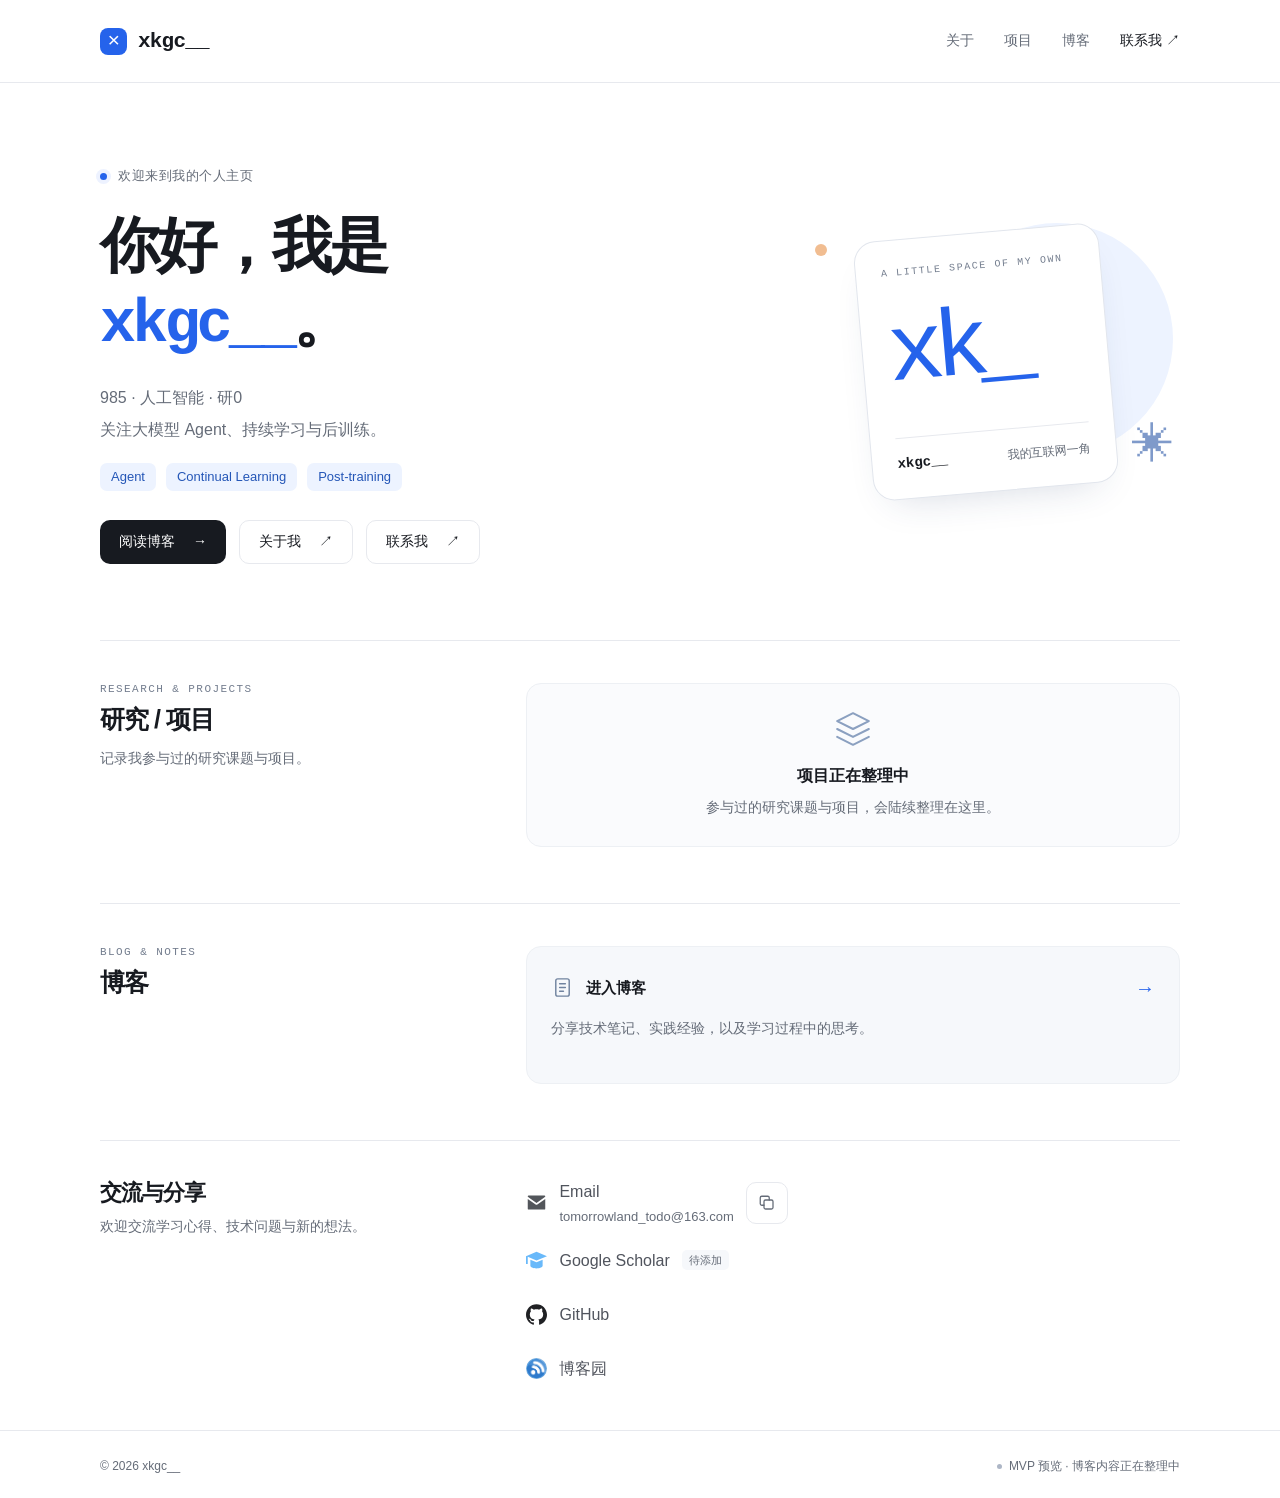
<file: index.html>
<!doctype html>
<html lang="zh-CN">
  <head>
    <meta charset="utf-8">
    <meta name="viewport" content="width=device-width, initial-scale=1">
    <meta name="description" content="xkgc__ 的个人主页：研0，记录技术学习、实践与思考。">
    <meta name="theme-color" content="#ffffff">
    <title>xkgc__ · 个人主页</title>
    <link rel="icon" href="data:image/svg+xml,%3Csvg xmlns='http://www.w3.org/2000/svg' viewBox='0 0 64 64'%3E%3Crect width='64' height='64' rx='18' fill='%232563eb'/%3E%3Cpath d='m20 20 24 24m0-24L20 44' stroke='white' stroke-width='7' stroke-linecap='round'/%3E%3C/svg%3E">
    <style>
      :root {
        color-scheme: light;
        --ink: #171a20;
        --muted: #656c78;
        --line: #e7e9ee;
        --blue: #2563eb;
        --wash: #f6f8fb;
      }
      * { box-sizing: border-box; }
      [hidden] { display: none !important; }
      html { scroll-behavior: smooth; scroll-padding-top: 24px; }
      body {
        margin: 0;
        color: var(--ink);
        background: #fff;
        font-family: -apple-system, BlinkMacSystemFont, "Segoe UI", "PingFang SC", "Microsoft YaHei", sans-serif;
        line-height: 1.7;
        -webkit-font-smoothing: antialiased;
      }
      ::selection { background: #e1eaff; }
      a { color: inherit; text-decoration: none; }
      button { font: inherit; }
      a, button { -webkit-tap-highlight-color: transparent; }
      a:focus-visible, button:focus-visible { outline: 3px solid #8fb2ff; outline-offset: 5px; }
      svg { display: block; }
      .container { width: min(1080px, calc(100% - 64px)); margin-inline: auto; }
      .skip-link { position: absolute; left: 20px; top: -80px; z-index: 5; padding: 10px 16px; background: var(--ink); color: #fff; }
      .skip-link:focus { top: 12px; }
      .header { border-bottom: 1px solid var(--line); }
      .header-inner { min-height: 82px; display: flex; align-items: center; justify-content: space-between; gap: 24px; }
      .brand { display: inline-flex; align-items: center; gap: 11px; font: 700 21px ui-monospace, Consolas, monospace; letter-spacing: -.8px; }
      .brand-mark { width: 27px; height: 27px; display: grid; place-items: center; background: var(--blue); border-radius: 8px; color: #fff; font-size: 21px; font-weight: 400; }
      .navigation { display: flex; align-items: center; gap: 30px; font-size: 14px; color: var(--muted); }
      .navigation a { padding-block: 12px; transition: color .16s ease; }
      .navigation a:hover { color: var(--blue); }
      .navigation .nav-contact { color: var(--ink); }
      .hero { display: grid; grid-template-columns: 1.6fr 1fr; align-items: center; gap: 70px; padding-block: 78px 76px; }
      .eyebrow { display: inline-flex; align-items: center; gap: 8px; color: var(--muted); font-size: 13px; letter-spacing: .04em; }
      .status-dot { width: 7px; height: 7px; background: var(--blue); border-radius: 50%; box-shadow: 0 0 0 4px #edf2ff; margin-right: 3px; }
      h1 { margin: 21px 0 20px; font-size: clamp(40px, 4.7vw, 62px); line-height: 1.24; letter-spacing: -.045em; font-weight: 750; }
      h1 span { color: var(--blue); font-family: ui-monospace, Consolas, monospace; letter-spacing: -.065em; }
      .intro { max-width: 440px; color: var(--muted); font-size: 16px; margin: 0; line-height: 1.95; }
      .hero-tags { display: flex; flex-wrap: wrap; gap: 10px; margin-top: 18px; }
      .tag-chip { padding: 3px 11px; background: #edf3ff; color: #2456b7; border-radius: 7px; font-size: 13px; }
      .hero-actions { display: flex; flex-wrap: wrap; align-items: center; gap: 13px; margin-top: 29px; }
      .button { display: inline-flex; justify-content: center; align-items: center; gap: 18px; min-height: 44px; padding: 9px 19px; border-radius: 10px; font-size: 14px; font-weight: 550; transition: background .16s ease, transform .16s ease; }
      .button:hover { transform: translateY(-2px); }
      .button-primary { color: white; background: var(--ink); }
      .button-primary:hover { background: #303744; }
      .button-secondary { border: 1px solid var(--line); background: white; }
      .button-secondary:hover { background: var(--wash); }
      .identity-scene { position: relative; min-height: 288px; display: grid; place-items: center; isolation: isolate; }
      .identity-scene::before { content: ""; position: absolute; width: 232px; height: 232px; border-radius: 50%; background: #edf3ff; right: 7px; top: 5px; z-index: -2; }
      .identity-scene::after { content: ""; position: absolute; width: 12px; height: 12px; background: #f1bd91; border-radius: 50%; left: 23px; top: 26px; }
      .identity-card { width: 246px; padding: 27px 25px 22px; background: #fff; border: 1px solid #e2e6ed; border-radius: 22px; transform: rotate(-5deg); box-shadow: 0 18px 40px -22px #243c6838; }
      .card-label { font: 10px ui-monospace, Consolas, monospace; color: #737d8e; letter-spacing: .16em; }
      .monogram { font: 500 95px ui-monospace, Consolas, monospace; color: var(--blue); letter-spacing: -.12em; line-height: 1.35; padding: 12px 0 19px; }
      .identity-caption { border-top: 1px solid var(--line); padding-top: 14px; display: flex; justify-content: space-between; align-items: center; font-size: 12px; color: var(--muted); }
      .identity-caption strong { color: var(--ink); font-family: ui-monospace, Consolas, monospace; font-size: 14px; }
      .little-star { position: absolute; right: 6px; bottom: 25px; color: #7f9aca; font-size: 42px; font-family: Georgia, serif; }
      .blog-section { display: grid; grid-template-columns: 1fr 1.7fr; align-items: start; gap: 42px; padding-block: 42px 56px; border-top: 1px solid var(--line); }
      .section-kicker { margin: 0 0 7px; color: #737d8e; font: 11px ui-monospace, Consolas, monospace; letter-spacing: .13em; }
      h2 { margin: 0; font-size: 25px; line-height: 1.4; letter-spacing: -.04em; }
      .blog-entry { display: block; min-height: 138px; background: var(--wash); border: 1px solid #edf0f4; border-radius: 15px; padding: 24px; transition: background .16s ease, border-color .16s ease; }
      .blog-entry:hover { background: #f0f5ff; border-color: #c9d9fb; }
      .blog-entry-top { display: flex; align-items: center; gap: 12px; margin-bottom: 11px; }
      .blog-entry-icon { color: #70839f; }
      .blog-entry-arrow { margin-left: auto; color: var(--blue); font-size: 20px; }
      h3 { margin: 0; font-size: 15px; font-weight: 600; }
      .blog-entry p { margin: 0; color: var(--muted); font-size: 14px; line-height: 1.85; }
      .projects-section { display: grid; grid-template-columns: 1fr 1.7fr; align-items: start; gap: 42px; padding-block: 42px 56px; border-top: 1px solid var(--line); }
      .projects-intro { margin: 10px 0 0; color: var(--muted); font-size: 14px; }
      .project-list { list-style: none; margin: 0; padding: 0; display: grid; gap: 14px; }
      .project-card { background: var(--wash); border: 1px solid #edf0f4; border-radius: 15px; padding: 22px 24px; transition: background .16s ease, border-color .16s ease; }
      .project-card:hover { background: #f0f5ff; border-color: #c9d9fb; }
      .project-top { display: flex; align-items: center; gap: 10px; margin-bottom: 11px; }
      .project-type { padding: 2px 8px; background: #edf3ff; color: #2456b7; border-radius: 5px; font-size: 12px; }
      .project-status { padding: 1px 8px; background: #fff; border: 1px solid var(--line); border-radius: 5px; color: var(--muted); font-size: 11px; }
      .project-link { margin-left: auto; color: var(--blue); font-size: 13px; }
      .project-link:hover { text-decoration: underline; }
      .project-title { margin: 0; font-size: 17px; font-weight: 600; line-height: 1.5; overflow-wrap: anywhere; }
      .project-summary { margin: 7px 0 0; color: var(--muted); font-size: 14px; line-height: 1.85; }
      .project-tags { display: flex; flex-wrap: wrap; gap: 10px; margin-top: 12px; color: #737d8e; font-size: 12px; overflow-wrap: anywhere; }
      .project-empty { min-height: 150px; padding: 26px 22px; border: 1px solid #edf0f4; border-radius: 15px; background: #fafbfd; text-align: center; display: flex; flex-direction: column; align-items: center; justify-content: center; }
      .project-empty-icon { color: #8ba0c0; margin-bottom: 14px; }
      .project-empty h3 { font-size: 16px; margin: 0 0 7px; }
      .project-empty p { color: var(--muted); font-size: 14px; margin: 0; }
      .contact { border-top: 1px solid var(--line); padding-block: 37px 40px; display: grid; grid-template-columns: 1fr 1.7fr; align-items: start; gap: 42px; }
      .contact h2 { font-size: 22px; margin-bottom: 6px; }
      .contact p { margin: 0; font-size: 14px; color: var(--muted); }
      .contact-list { list-style: none; margin: 0; padding: 0; display: grid; gap: 10px; min-width: 0; }
      .contact-row { display: flex; align-items: center; gap: 12px; min-height: 44px; }
      .contact-link { display: inline-flex; align-items: center; gap: 12px; min-height: 44px; min-width: 0; color: #50545d; font-size: 16px; border-radius: 4px; }
      a.contact-link:hover { color: var(--blue); }
      .contact-icon { width: 21px; height: 21px; flex: 0 0 21px; }
      .email-icon { color: #53565b; }
      .scholar-icon { color: #69b9fa; }
      .github-icon { color: #202124; }
      .cnblogs-icon { object-fit: cover; border-radius: 50%; }
      .contact-text { display: grid; gap: 1px; min-width: 0; }
      .contact-detail { color: var(--muted); font-size: 13px; overflow-wrap: anywhere; }
      .contact-pending { flex-wrap: wrap; column-gap: 12px; row-gap: 3px; }
      .link-status { color: var(--muted); font-size: 11px; padding: 1px 7px; border-radius: 5px; background: var(--wash); white-space: nowrap; }
      .copy-button { flex-shrink: 0; width: 42px; height: 42px; display: grid; place-items: center; border: 1px solid var(--line); border-radius: 10px; background: white; color: var(--muted); cursor: pointer; }
      .copy-button:hover { background: var(--wash); color: var(--blue); }
      footer { border-top: 1px solid var(--line); }
      .footer-inner { min-height: 70px; display: flex; align-items: center; justify-content: space-between; gap: 20px; color: var(--muted); font-size: 12px; }
      .preview-label { display: flex; align-items: center; gap: 7px; }
      .preview-label::before { content: ""; width: 5px; height: 5px; background: #adb6c6; border-radius: 50%; }
      .toast { position: fixed; left: 50%; bottom: 24px; transform: translate(-50%, 12px); width: max-content; max-width: calc(100vw - 32px); padding: 11px 18px; border-radius: 10px; background: var(--ink); color: white; font-size: 13px; text-align: center; opacity: 0; pointer-events: none; transition: opacity .16s, transform .16s; }
      .toast.visible { opacity: 1; transform: translate(-50%, 0); }
      @media (max-width: 760px) {
        .container { width: calc(100% - 40px); }
        .header-inner { min-height: 72px; gap: 14px; }
        .navigation { gap: 20px; font-size: 13px; }
        .nav-about { display: none; }
        .hero { gap: 25px; padding-block: 54px; }
        h1 { font-size: 43px; }
        .identity-card { width: 190px; padding: 23px 19px 17px; }
        .identity-scene { min-height: 240px; }
        .identity-scene::before { width: 170px; height: 170px; }
        .monogram { font-size: 75px; }
        .identity-caption { gap: 8px; font-size: 10px; }
        .blog-section, .projects-section { gap: 24px; }
        .contact { grid-template-columns: 1fr; gap: 18px; }
      }
      @media (max-width: 540px) {
        .brand { font-size: 18px; gap: 8px; }
        .brand-mark { width: 24px; height: 24px; border-radius: 7px; }
        .navigation { gap: 17px; }
        .hero { grid-template-columns: 1fr; padding-block: 48px 42px; gap: 30px; }
        h1 { font-size: 44px; }
        .intro { font-size: 15px; }
        .identity-scene { display: none; }
        .blog-section, .projects-section { grid-template-columns: 1fr; padding-block: 32px 36px; gap: 19px; }
        .blog-entry { min-height: 142px; padding: 22px; }
        h2 { font-size: 23px; }
        .contact { padding-block: 30px; }
        .footer-inner { min-height: 76px; gap: 8px; flex-wrap: wrap; padding-block: 18px; font-size: 11px; }
      }
      @media (prefers-reduced-motion: reduce) {
        html { scroll-behavior: auto; }
        *, *::before, *::after { transition: none !important; }
        .button:hover { transform: none; }
      }
    </style>
    <script src="./projects-data.js" defer></script>
    <script src="./projects.js" defer></script>
  </head>
  <body id="top">
    <a class="skip-link" href="#main">跳到主要内容</a>
    <header class="header">
      <div class="container header-inner">
        <a class="brand" href="#top" aria-label="xkgc__，返回页首"><span class="brand-mark" aria-hidden="true">×</span>xkgc__</a>
        <nav class="navigation" aria-label="主导航">
          <a class="nav-about" href="./about.html">关于</a>
          <a href="#projects">项目</a>
          <a href="./blog.html">博客</a>
          <a class="nav-contact" href="#contact">联系我 <span aria-hidden="true">↗</span></a>
        </nav>
      </div>
    </header>
    <main id="main" class="container">
      <section class="hero" aria-labelledby="intro-title">
        <div>
          <div class="eyebrow"><span class="status-dot" aria-hidden="true"></span>欢迎来到我的个人主页</div>
          <h1 id="intro-title">你好，我是<br><span>xkgc__</span>。</h1>
          <p class="intro">985 · 人工智能 · 研0<br>关注大模型 Agent、持续学习与后训练。</p>
          <div class="hero-tags" aria-label="研究方向">
            <span class="tag-chip">Agent</span>
            <span class="tag-chip">Continual Learning</span>
            <span class="tag-chip">Post-training</span>
          </div>
          <div class="hero-actions">
            <a class="button button-primary" href="./blog.html">阅读博客 <span aria-hidden="true">→</span></a>
            <a class="button button-secondary" href="./about.html">关于我 <span aria-hidden="true">↗</span></a>
            <a class="button button-secondary" href="mailto:tomorrowland_todo@163.com">联系我 <span aria-hidden="true">↗</span></a>
          </div>
        </div>
        <div class="identity-scene" aria-hidden="true">
          <div class="identity-card">
            <div class="card-label">A LITTLE SPACE OF MY OWN</div>
            <div class="monogram">xk_</div>
            <div class="identity-caption"><strong>xkgc__</strong><span>我的互联网一角</span></div>
          </div>
          <span class="little-star">✳</span>
        </div>
      </section>
      <section class="projects-section" id="projects" aria-labelledby="projects-title">
        <div>
          <p class="section-kicker">RESEARCH &amp; PROJECTS</p>
          <h2 id="projects-title">研究 / 项目</h2>
          <p class="projects-intro">记录我参与过的研究课题与项目。</p>
        </div>
        <div>
          <ul class="project-list" id="project-list"></ul>
          <div class="project-empty" id="project-empty" hidden>
            <svg class="project-empty-icon" width="38" height="38" viewBox="0 0 24 24" fill="none" stroke="currentColor" stroke-width="1.3" stroke-linecap="round" stroke-linejoin="round" aria-hidden="true"><path d="M12 2 2 7l10 5 10-5z"/><path d="M2 17l10 5 10-5"/><path d="M2 12l10 5 10-5"/></svg>
            <h3>项目正在整理中</h3>
            <p>参与过的研究课题与项目，会陆续整理在这里。</p>
          </div>
        </div>
      </section>
      <section class="blog-section" id="blog" aria-labelledby="blog-title">
        <div>
          <p class="section-kicker">BLOG &amp; NOTES</p>
          <h2 id="blog-title">博客</h2>
        </div>
        <a class="blog-entry" href="./blog.html" aria-label="进入博客，阅读技术笔记与实践记录">
          <div class="blog-entry-top">
            <svg class="blog-entry-icon" width="23" height="23" viewBox="0 0 24 24" fill="none" stroke="currentColor" stroke-width="1.5" stroke-linecap="round" stroke-linejoin="round" aria-hidden="true"><rect x="5" y="3" width="14" height="18" rx="2"/><path d="M9 8h6M9 12h6M9 16h4"/></svg>
            <h3>进入博客</h3>
            <span class="blog-entry-arrow" aria-hidden="true">→</span>
          </div>
          <p>分享技术笔记、实践经验，以及学习过程中的思考。</p>
        </a>
      </section>
      <section class="contact" id="contact" aria-labelledby="contact-title">
        <div><h2 id="contact-title">交流与分享</h2><p>欢迎交流学习心得、技术问题与新的想法。</p></div>
        <ul class="contact-list" aria-label="联系与个人主页">
          <li class="contact-row">
            <a class="contact-link" href="mailto:tomorrowland_todo@163.com">
              <svg class="contact-icon email-icon" viewBox="0 0 24 24" fill="currentColor" aria-hidden="true"><path d="M3 4h18a1 1 0 0 1 1 1v.5l-10 7-10-7V5a1 1 0 0 1 1-1Zm-1 3.9 9.43 6.6a1 1 0 0 0 1.14 0L22 7.9V19a1 1 0 0 1-1 1H3a1 1 0 0 1-1-1V7.9Z"/></svg>
              <span class="contact-text"><span>Email</span><span class="contact-detail">tomorrowland_todo@163.com</span></span>
            </a>
            <button class="copy-button" id="copy-email" type="button" aria-label="复制邮箱地址" title="复制邮箱地址">
              <svg width="18" height="18" viewBox="0 0 24 24" fill="none" stroke="currentColor" stroke-width="1.7" stroke-linecap="round" stroke-linejoin="round" aria-hidden="true"><rect x="8" y="8" width="12" height="12" rx="2"/><path d="M15 8V5a2 2 0 0 0-2-2H5a2 2 0 0 0-2 2v8a2 2 0 0 0 2 2h3"/></svg>
            </button>
          </li>
          <li class="contact-row">
            <!-- 创建 Google Scholar 主页后，将下面的 span 改成带真实地址的 a。 -->
            <span class="contact-link contact-pending">
              <svg class="contact-icon scholar-icon" viewBox="0 0 24 24" fill="currentColor" aria-hidden="true"><path d="m12 2 12 5-12 5L2 7.83V16H0V7l12-5Z"/><path d="M5 11v7c0 1.66 3.13 3 7 3s7-1.34 7-3v-7l-7 2.92L5 11Z"/></svg>
              <span>Google Scholar</span><span class="link-status">待添加</span>
            </span>
          </li>
          <li class="contact-row">
            <a class="contact-link" href="https://github.com/TomorrowlandD" target="_blank" rel="noopener noreferrer" aria-label="GitHub：TomorrowlandD，在新标签页打开">
              <svg class="contact-icon github-icon" viewBox="0 0 24 24" fill="currentColor" aria-hidden="true"><path d="M12 .297C5.37.297 0 5.67 0 12.297c0 5.303 3.438 9.8 8.205 11.385.6.113.82-.258.82-.577 0-.285-.01-1.04-.015-2.04-3.338.724-4.043-1.61-4.043-1.61-.546-1.387-1.333-1.756-1.333-1.756-1.09-.745.083-.729.083-.729 1.205.084 1.838 1.236 1.838 1.236 1.07 1.835 2.809 1.305 3.495.998.108-.776.418-1.305.762-1.605-2.665-.305-5.467-1.334-5.467-5.93 0-1.31.465-2.38 1.235-3.22-.135-.303-.54-1.523.105-3.176 0 0 1.005-.322 3.3 1.23.96-.267 1.98-.399 3-.405 1.02.006 2.04.138 3 .405 2.28-1.552 3.285-1.23 3.285-1.23.645 1.653.24 2.873.12 3.176.765.84 1.23 1.91 1.23 3.22 0 4.61-2.805 5.62-5.475 5.92.42.36.81 1.096.81 2.22 0 1.606-.015 2.896-.015 3.286 0 .315.21.69.825.57C20.565 22.092 24 17.592 24 12.297c0-6.627-5.373-12-12-12"/></svg>
              <span>GitHub</span>
            </a>
          </li>
          <li class="contact-row">
            <a class="contact-link" href="https://www.cnblogs.com/Tomorrowland" target="_blank" rel="noopener noreferrer" aria-label="博客园：Tomorrowland，在新标签页打开">
              <img class="contact-icon cnblogs-icon" src="./figures/cnblogs-logo.png" alt="" loading="lazy">
              <span>博客园</span>
            </a>
          </li>
        </ul>
      </section>
    </main>
    <footer>
      <div class="container footer-inner"><span>© 2026 xkgc__</span><span class="preview-label">MVP 预览 · 博客内容正在整理中</span></div>
    </footer>
    <div class="toast" id="copy-status" role="status" aria-live="polite" aria-atomic="true"></div>
    <script>
      const copyButton = document.getElementById('copy-email');
      const copyStatus = document.getElementById('copy-status');
      let messageTimer;
      copyButton.addEventListener('click', async () => {
        let copied = false;
        const email = 'tomorrowland_todo@163.com';
        try {
          await navigator.clipboard.writeText(email);
          copied = true;
        } catch {
          // 某些浏览器直接打开本地文件时没有 Clipboard API。
          const temporaryInput = document.createElement('textarea');
          temporaryInput.value = email;
          temporaryInput.setAttribute('readonly', '');
          temporaryInput.style.cssText = 'position:fixed;left:-9999px;top:0';
          document.body.append(temporaryInput);
          temporaryInput.select();
          try { copied = document.execCommand('copy'); } catch { copied = false; }
          temporaryInput.remove();
          copyButton.focus({ preventScroll: true });
        }
        copyStatus.textContent = copied ? '邮箱已复制' : '未能自动复制，请选中邮箱地址手动复制';
        copyStatus.classList.add('visible');
        clearTimeout(messageTimer);
        messageTimer = setTimeout(() => copyStatus.classList.remove('visible'), 4000);
      });
    </script>
  </body>
</html>
</file>
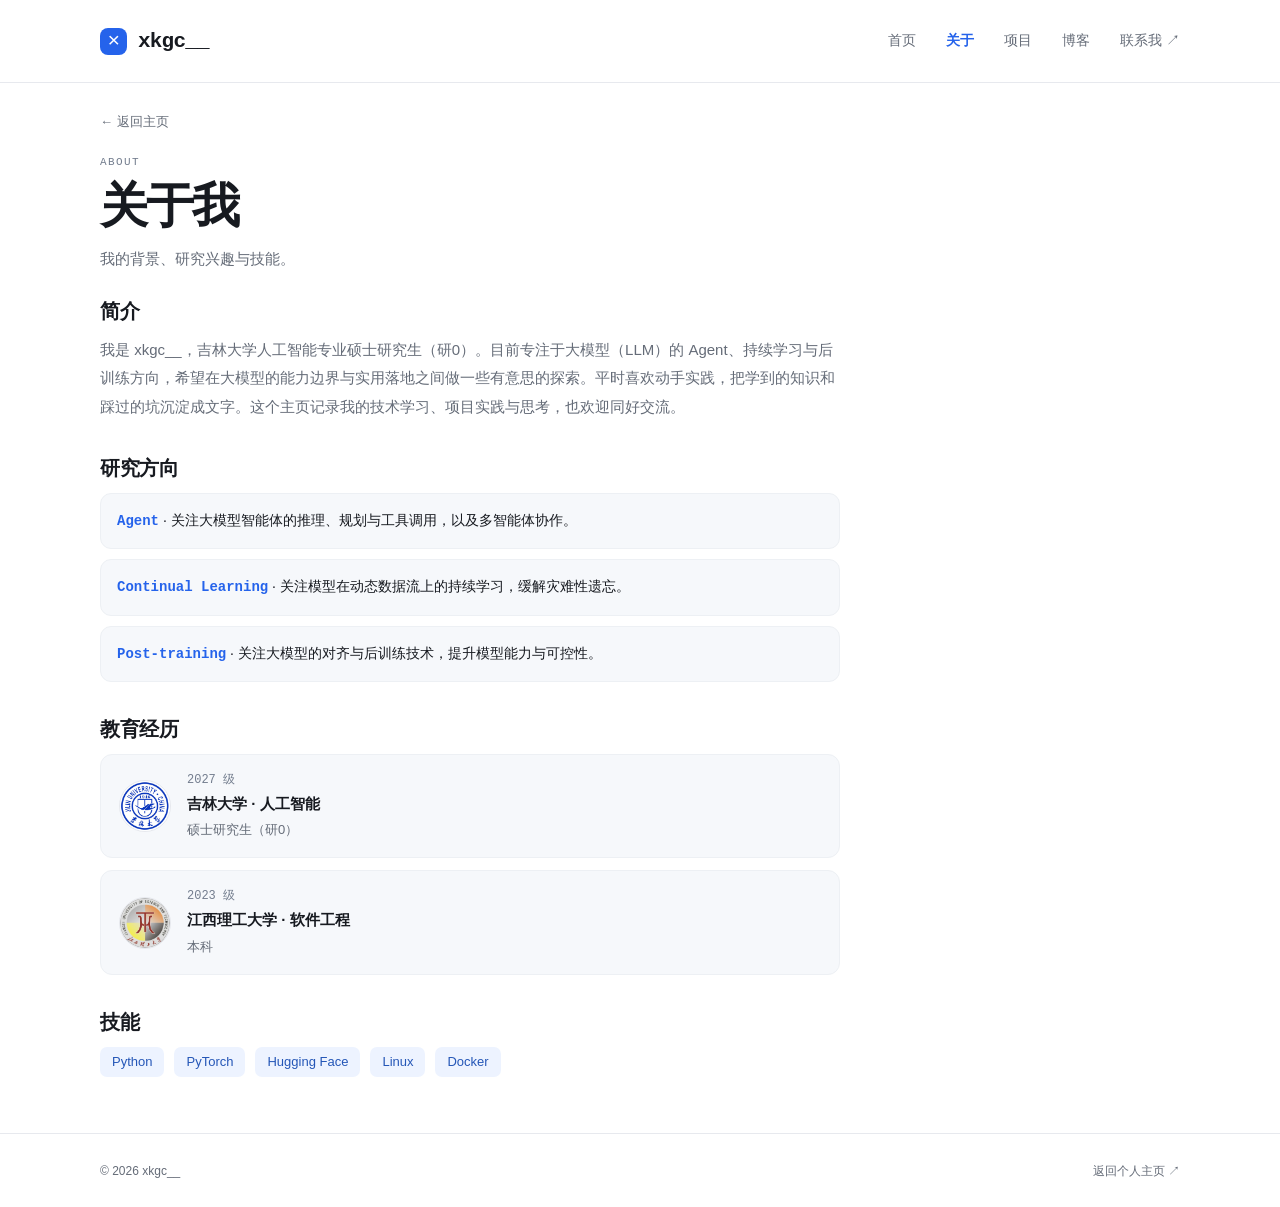
<file: about.html>
<!doctype html>
<html lang="zh-CN">
  <head>
    <meta charset="utf-8">
    <meta name="viewport" content="width=device-width, initial-scale=1">
    <meta name="description" content="关于 xkgc__：个人简介、研究方向、教育经历与技能。">
    <meta name="theme-color" content="#ffffff">
    <title>关于我 · xkgc__</title>
    <link rel="icon" href="data:image/svg+xml,%3Csvg xmlns='http://www.w3.org/2000/svg' viewBox='0 0 64 64'%3E%3Crect width='64' height='64' rx='18' fill='%232563eb'/%3E%3Cpath d='m20 20 24 24m0-24L20 44' stroke='white' stroke-width='7' stroke-linecap='round'/%3E%3C/svg%3E">
    <style>
      :root { color-scheme: light; --ink: #171a20; --muted: #656c78; --line: #e7e9ee; --blue: #2563eb; --wash: #f6f8fb; }
      * { box-sizing: border-box; }
      [hidden] { display: none !important; }
      body { margin: 0; min-height: 100svh; display: flex; flex-direction: column; color: var(--ink); background: #fff; font-family: -apple-system, BlinkMacSystemFont, "Segoe UI", "PingFang SC", "Microsoft YaHei", sans-serif; line-height: 1.7; -webkit-font-smoothing: antialiased; }
      ::selection { background: #e1eaff; }
      a { color: inherit; text-decoration: none; }
      svg { display: block; flex-shrink: 0; }
      a:focus-visible { outline: 3px solid #8fb2ff; outline-offset: 4px; }
      .container { width: min(1080px, calc(100% - 64px)); margin-inline: auto; }
      .skip-link { position: absolute; left: 20px; top: -80px; z-index: 5; padding: 10px 16px; background: var(--ink); color: #fff; }
      .skip-link:focus { top: 12px; }
      .header { border-bottom: 1px solid var(--line); }
      .header-inner { min-height: 82px; display: flex; align-items: center; justify-content: space-between; gap: 24px; }
      .brand { display: inline-flex; align-items: center; gap: 11px; font: 700 21px ui-monospace, Consolas, monospace; letter-spacing: -.8px; }
      .brand-mark { width: 27px; height: 27px; display: grid; place-items: center; background: var(--blue); border-radius: 8px; color: #fff; font-size: 21px; font-weight: 400; }
      .navigation { display: flex; align-items: center; gap: 30px; font-size: 14px; color: var(--muted); }
      .navigation a { padding-block: 12px; }
      .navigation a:hover, .navigation [aria-current="page"] { color: var(--blue); }
      .navigation [aria-current="page"] { font-weight: 600; }
      main { flex: 1; }
      .about-heading { padding-block: 24px 8px; }
      .back-link { color: var(--muted); font-size: 13px; }
      .back-link:hover { color: var(--blue); }
      .eyebrow { color: #737d8e; font: 11px ui-monospace, Consolas, monospace; letter-spacing: .13em; margin: 22px 0 8px; }
      h1 { margin: 0; font-size: clamp(36px, 4.5vw, 48px); line-height: 1.25; letter-spacing: -.04em; }
      .lead { color: var(--muted); font-size: 15px; margin: 10px 0 0; }
      .about-layout { max-width: 740px; padding-block: 16px 56px; display: grid; gap: 32px; }
      .about-block { display: grid; gap: 10px; }
      .about-block h2 { margin: 0; font-size: 20px; line-height: 1.5; letter-spacing: -.02em; }
      .about-block p { margin: 0; color: var(--muted); font-size: 15px; line-height: 1.9; }
      .interest-list { list-style: none; margin: 0; padding: 0; display: grid; gap: 10px; }
      .interest-list li { padding: 14px 16px; background: var(--wash); border: 1px solid #edf0f4; border-radius: 11px; font-size: 14px; line-height: 1.8; }
      .interest-list strong { color: var(--blue); font-family: ui-monospace, Consolas, monospace; font-weight: 600; }
      .edu-list { list-style: none; margin: 0; padding: 0; display: grid; gap: 12px; }
      .edu-list li { display: flex; align-items: center; gap: 16px; padding: 16px 18px; background: var(--wash); border: 1px solid #edf0f4; border-radius: 12px; }
      .edu-logo { width: 52px; height: 52px; border-radius: 50%; object-fit: cover; flex-shrink: 0; border: 1px solid var(--line); }
      .edu-info { display: flex; flex-direction: column; gap: 3px; min-width: 0; }
      .edu-period { font: 12px ui-monospace, Consolas, monospace; color: #737d8e; }
      .edu-school { font-weight: 600; color: var(--ink); font-size: 15px; }
      .edu-degree { color: var(--muted); font-size: 13px; }
      .skills { display: flex; flex-wrap: wrap; gap: 10px; }
      .tag-chip { padding: 4px 12px; background: #edf3ff; color: #2456b7; border-radius: 7px; font-size: 13px; }
      footer { border-top: 1px solid var(--line); }
      .footer-inner { min-height: 75px; display: flex; align-items: center; justify-content: space-between; gap: 20px; color: var(--muted); font-size: 12px; }
      .footer-inner a:hover { color: var(--blue); }
      @media (max-width: 760px) {
        .container { width: calc(100% - 40px); }
        .header-inner { min-height: 72px; gap: 14px; }
        .navigation { gap: 20px; font-size: 13px; }
        .about-heading { padding-block: 22px 6px; }
        .about-layout { padding-block: 12px 40px; gap: 26px; }
      }
      @media (max-width: 540px) {
        .brand { font-size: 18px; gap: 8px; }
        .brand-mark { width: 24px; height: 24px; border-radius: 7px; }
        .navigation { gap: 16px; }
        .nav-contact { display: none; }
        .eyebrow { margin-top: 18px; }
        .about-block p { font-size: 14px; }
        .footer-inner { min-height: 70px; font-size: 11px; }
      }
    </style>
  </head>
  <body>
    <a class="skip-link" href="#main">跳到主要内容</a>
    <header class="header">
      <div class="container header-inner">
        <a class="brand" href="./index.html" aria-label="xkgc__，返回主页"><span class="brand-mark" aria-hidden="true">×</span>xkgc__</a>
        <nav class="navigation" aria-label="主导航">
          <a href="./index.html">首页</a>
          <a href="./about.html" aria-current="page">关于</a>
          <a href="./index.html#projects">项目</a>
          <a href="./blog.html">博客</a>
          <a class="nav-contact" href="./index.html#contact">联系我 <span aria-hidden="true">↗</span></a>
        </nav>
      </div>
    </header>
    <main class="container" id="main">
      <section class="about-heading" aria-labelledby="about-title">
        <a class="back-link" href="./index.html"><span aria-hidden="true">←</span> 返回主页</a>
        <p class="eyebrow">ABOUT</p>
        <h1 id="about-title">关于我</h1>
        <p class="lead">我的背景、研究兴趣与技能。</p>
      </section>
      <div class="about-layout">
        <section class="about-block" aria-labelledby="bio-heading">
          <h2 id="bio-heading">简介</h2>
          <p>我是 xkgc__，吉林大学人工智能专业硕士研究生（研0）。目前专注于大模型（LLM）的 Agent、持续学习与后训练方向，希望在大模型的能力边界与实用落地之间做一些有意思的探索。平时喜欢动手实践，把学到的知识和踩过的坑沉淀成文字。这个主页记录我的技术学习、项目实践与思考，也欢迎同好交流。</p>
        </section>
        <section class="about-block" aria-labelledby="interests-heading">
          <h2 id="interests-heading">研究方向</h2>
          <ul class="interest-list">
            <li><strong>Agent</strong> · 关注大模型智能体的推理、规划与工具调用，以及多智能体协作。</li>
            <li><strong>Continual Learning</strong> · 关注模型在动态数据流上的持续学习，缓解灾难性遗忘。</li>
            <li><strong>Post-training</strong> · 关注大模型的对齐与后训练技术，提升模型能力与可控性。</li>
          </ul>
        </section>
        <section class="about-block" aria-labelledby="edu-heading">
          <h2 id="edu-heading">教育经历</h2>
          <ul class="edu-list">
            <li>
              <img class="edu-logo" src="./figures/jlu-logo.jpg" alt="吉林大学校徽" loading="lazy">
              <div class="edu-info">
                <span class="edu-period">2027 级</span>
                <span class="edu-school">吉林大学 · 人工智能</span>
                <span class="edu-degree">硕士研究生（研0）</span>
              </div>
            </li>
            <li>
              <img class="edu-logo" src="./figures/jxust-logo.jpeg" alt="江西理工大学校徽" loading="lazy">
              <div class="edu-info">
                <span class="edu-period">2023 级</span>
                <span class="edu-school">江西理工大学 · 软件工程</span>
                <span class="edu-degree">本科</span>
              </div>
            </li>
          </ul>
        </section>
        <section class="about-block" aria-labelledby="skills-heading">
          <h2 id="skills-heading">技能</h2>
          <div class="skills">
            <span class="tag-chip">Python</span>
            <span class="tag-chip">PyTorch</span>
            <span class="tag-chip">Hugging Face</span>
            <span class="tag-chip">Linux</span>
            <span class="tag-chip">Docker</span>
          </div>
        </section>
      </div>
    </main>
    <footer><div class="container footer-inner"><span>© 2026 xkgc__</span><a href="./index.html">返回个人主页 <span aria-hidden="true">↗</span></a></div></footer>
  </body>
</html>
</file>
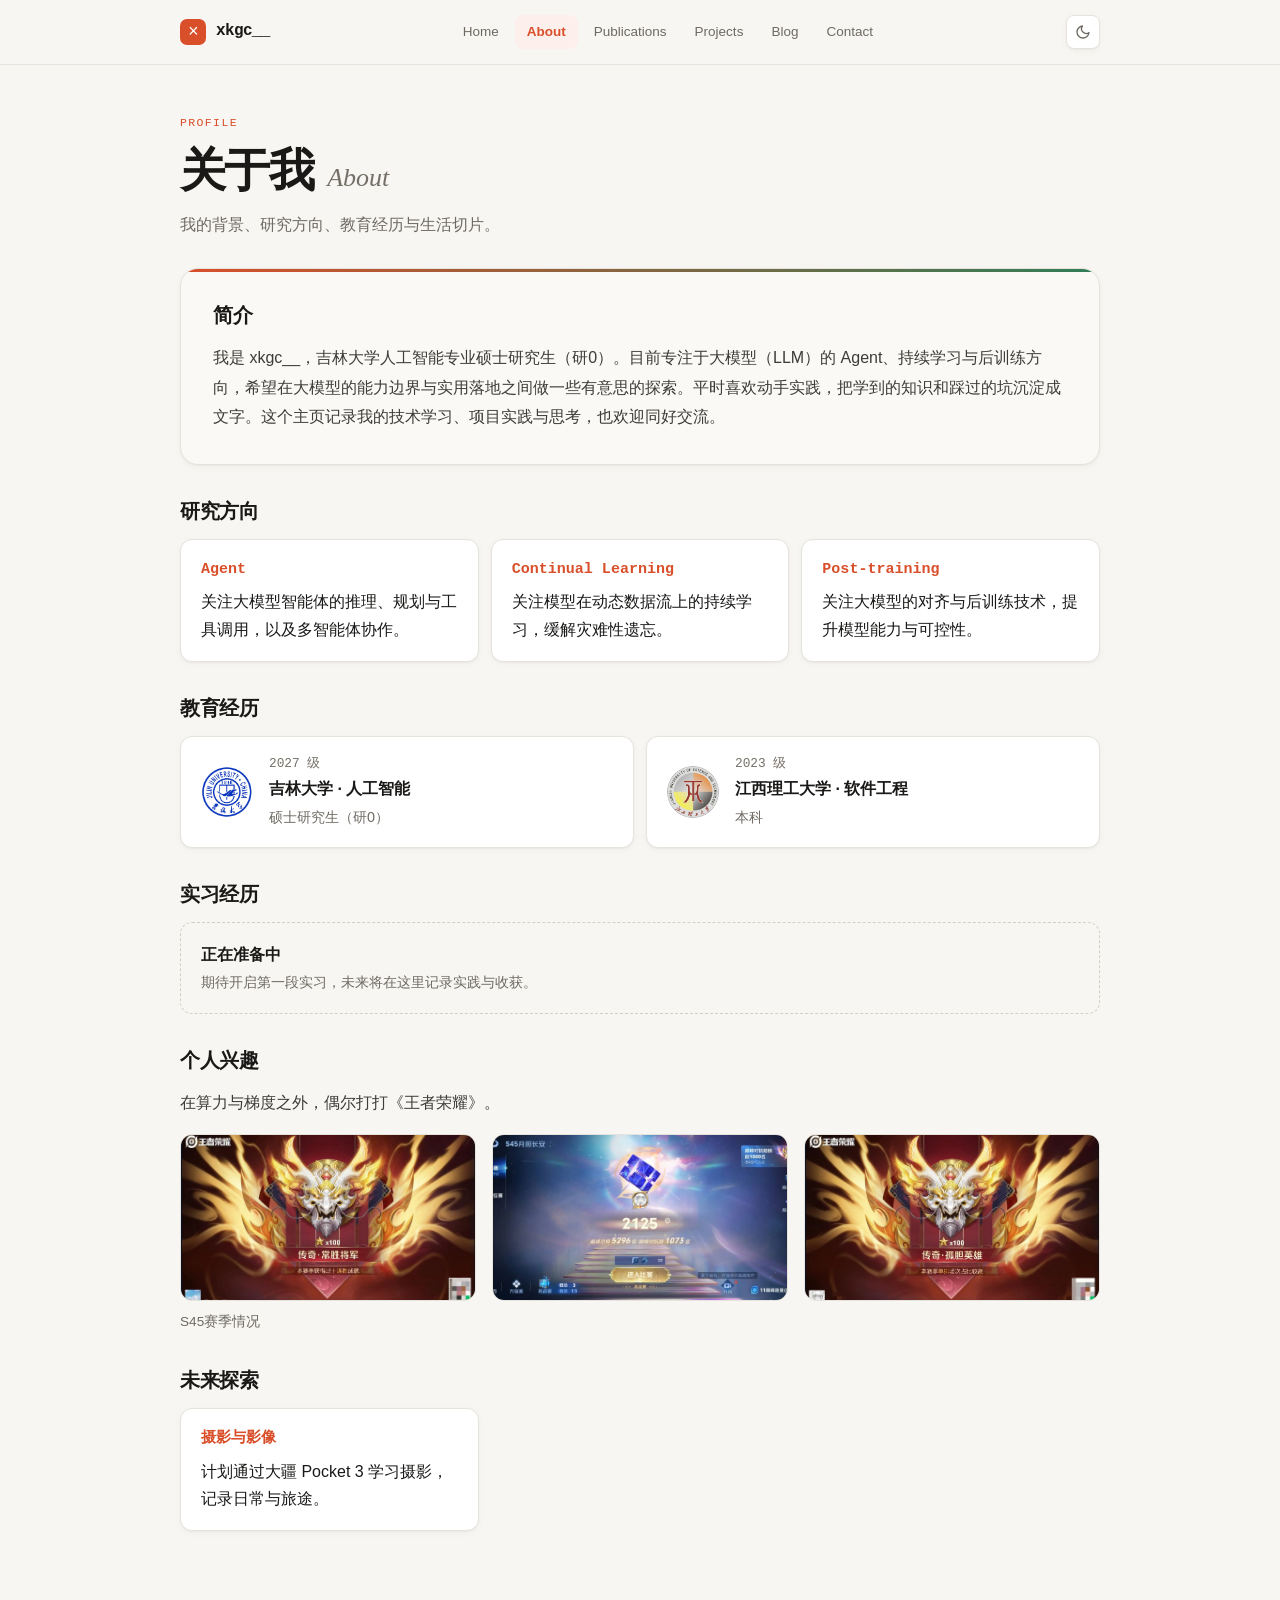
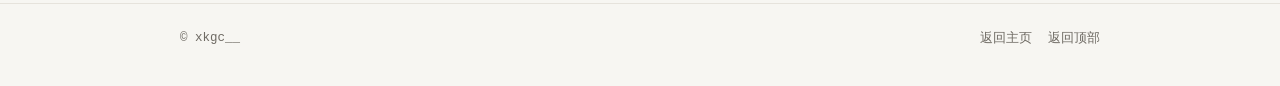
<file: site/about.html>
<!doctype html>
<html lang="zh-CN">
  <head>
    <meta charset="utf-8">
    <meta name="viewport" content="width=device-width, initial-scale=1">
    <meta name="description" content="关于 xkgc__：个人简介、研究方向与教育经历。">
    <meta name="theme-color" content="#F7F6F2">
    <title>关于我 · xkgc__</title>
    <link rel="icon" href="data:image/svg+xml,%3Csvg xmlns='http://www.w3.org/2000/svg' viewBox='0 0 64 64'%3E%3Crect width='64' height='64' rx='18' fill='%23D94F2A'/%3E%3Cpath d='m20 20 24 24m0-24L20 44' stroke='white' stroke-width='7' stroke-linecap='round'/%3E%3C/svg%3E">
    <link rel="stylesheet" href="./base.css">
    <link rel="stylesheet" href="./editorial.css">
    <link rel="stylesheet" href="./collection-pages.css">
    <link rel="stylesheet" href="./dark-theme.css">
    <script defer src="./theme.js"></script>
  </head>
  <body id="top">
    <a class="skip-link" href="#main">跳到主要内容</a>
  <header class="topbar">
    <div class="container topbar-inner">
      <a href="./index.html" class="brand" aria-label="xkgc__ 返回主页">
        <span class="brand-mark" aria-hidden="true">×</span>
        <span>xkgc__</span>
      </a>

      <nav class="nav-links" aria-label="主导航">
        <a class="nav-link" href="./index.html">Home</a>
        <a class="nav-link" href="./about.html" aria-current="page">About</a>
        <a class="nav-link" href="./publications.html">Publications</a>
        <a class="nav-link" href="./projects.html">Projects</a>
        <a class="nav-link" href="./blog.html">Blog</a>
        <a class="nav-link" href="./index.html#contact">Contact</a>
      </nav>

      <div class="topbar-tools">
        <button type="button" class="tool-btn icon-only theme-toggle" id="theme-toggle-btn" aria-label="切换明暗主题" title="切换明暗主题"></button>
      </div>
    </div>
  </header>
    <main class="container" id="main">
      <section class="page-intro" aria-labelledby="page-title">
        <p class="eyebrow">PROFILE</p>
        <div class="hero-title-row">
          <h1 class="page-title" id="page-title">关于我</h1>
          <span class="page-title-sub serif-italic" lang="en">About</span>
        </div>
        <p class="page-lead">我的背景、研究方向、教育经历与生活切片。</p>
      </section>
      <div class="about-layout">
        <section class="about-block" aria-labelledby="bio-heading">
          <h2 id="bio-heading">简介</h2>
          <p>我是 xkgc__，吉林大学人工智能专业硕士研究生（研0）。目前专注于大模型（LLM）的 Agent、持续学习与后训练方向，希望在大模型的能力边界与实用落地之间做一些有意思的探索。平时喜欢动手实践，把学到的知识和踩过的坑沉淀成文字。这个主页记录我的技术学习、项目实践与思考，也欢迎同好交流。</p>
        </section>
        <section class="about-block" aria-labelledby="interests-heading">
          <h2 id="interests-heading">研究方向</h2>
          <ul class="interest-list">
            <li><strong>Agent</strong> 关注大模型智能体的推理、规划与工具调用，以及多智能体协作。</li>
            <li><strong>Continual Learning</strong> 关注模型在动态数据流上的持续学习，缓解灾难性遗忘。</li>
            <li><strong>Post-training</strong> 关注大模型的对齐与后训练技术，提升模型能力与可控性。</li>
          </ul>
        </section>
        <section class="about-block" aria-labelledby="edu-heading">
          <h2 id="edu-heading">教育经历</h2>
          <ul class="edu-list">
            <li>
              <img class="edu-logo" src="./figures/jlu-logo.jpg" alt="吉林大学校徽" loading="lazy">
              <div class="edu-info">
                <span class="edu-period">2027 级</span>
                <span class="edu-school">吉林大学 · 人工智能</span>
                <span class="edu-degree">硕士研究生（研0）</span>
              </div>
            </li>
            <li>
              <img class="edu-logo" src="./figures/jxust-logo.jpeg" alt="江西理工大学校徽" loading="lazy">
              <div class="edu-info">
                <span class="edu-period">2023 级</span>
                <span class="edu-school">江西理工大学 · 软件工程</span>
                <span class="edu-degree">本科</span>
              </div>
            </li>
          </ul>
        </section>
        <section class="about-block" aria-labelledby="internship-heading">
          <h2 id="internship-heading">实习经历</h2>
          <div class="internship-placeholder">
            <span class="internship-status">正在准备中</span>
            <p>期待开启第一段实习，未来将在这里记录实践与收获。</p>
          </div>
        </section>
        <section class="about-block" aria-labelledby="hobbies-heading">
          <h2 id="hobbies-heading">个人兴趣</h2>
          <p>在算力与梯度之外，偶尔打打《王者荣耀》。</p>
          <div class="hobby-gallery">
            <button type="button" aria-haspopup="dialog" aria-label="放大查看单排截图">
              <img src="./figures/hok-solo.jpg" alt="王者荣耀 S45 赛季单排截图" loading="lazy">
            </button>
            <button type="button" aria-haspopup="dialog" aria-label="放大查看巅峰赛截图">
              <img src="./figures/hok-peak.png" alt="王者荣耀 S45 赛季巅峰赛截图" loading="lazy">
            </button>
            <button type="button" aria-haspopup="dialog" aria-label="放大查看连胜截图">
              <img src="./figures/hok-streak.jpg" alt="王者荣耀 S45 赛季连胜截图" loading="lazy">
            </button>
          </div>
          <p class="hobby-caption">S45赛季情况</p>
        </section>
        <section class="about-block" aria-labelledby="exploring-heading">
          <h2 id="exploring-heading">未来探索</h2>
          <ul class="interest-list">
            <li><strong>摄影与影像</strong> 计划通过大疆 Pocket 3 学习摄影，记录日常与旅途。</li>
          </ul>
        </section>
      </div>
    </main>
  <footer class="site-footer"><div class="container footer-inner">
    <span class="mono">© xkgc__</span>
    <div class="footer-links"><a class="footer-link" href="./index.html">返回主页</a><a class="footer-link" href="#top">返回顶部</a></div>
  </div></footer>
    <dialog class="hobby-lightbox" aria-label="王者荣耀赛季截图预览">
      <button type="button" class="hobby-lightbox-close" autofocus>关闭</button>
      <img alt="">
    </dialog>
    <script>
      const gallery = document.querySelector('.hobby-gallery');
      const lightbox = document.querySelector('.hobby-lightbox');
      const preview = lightbox.querySelector('img');
      const closeButton = lightbox.querySelector('button');

      gallery.addEventListener('click', (event) => {
        const button = event.target.closest('button');
        if (!button) return;
        const image = button.querySelector('img');
        preview.src = image.currentSrc || image.src;
        preview.alt = image.alt;
        lightbox.showModal();
      });

      closeButton.addEventListener('click', () => lightbox.close());
      lightbox.addEventListener('click', (event) => {
        if (event.target === lightbox) lightbox.close();
      });
    </script>
  </body>
</html>
</file>
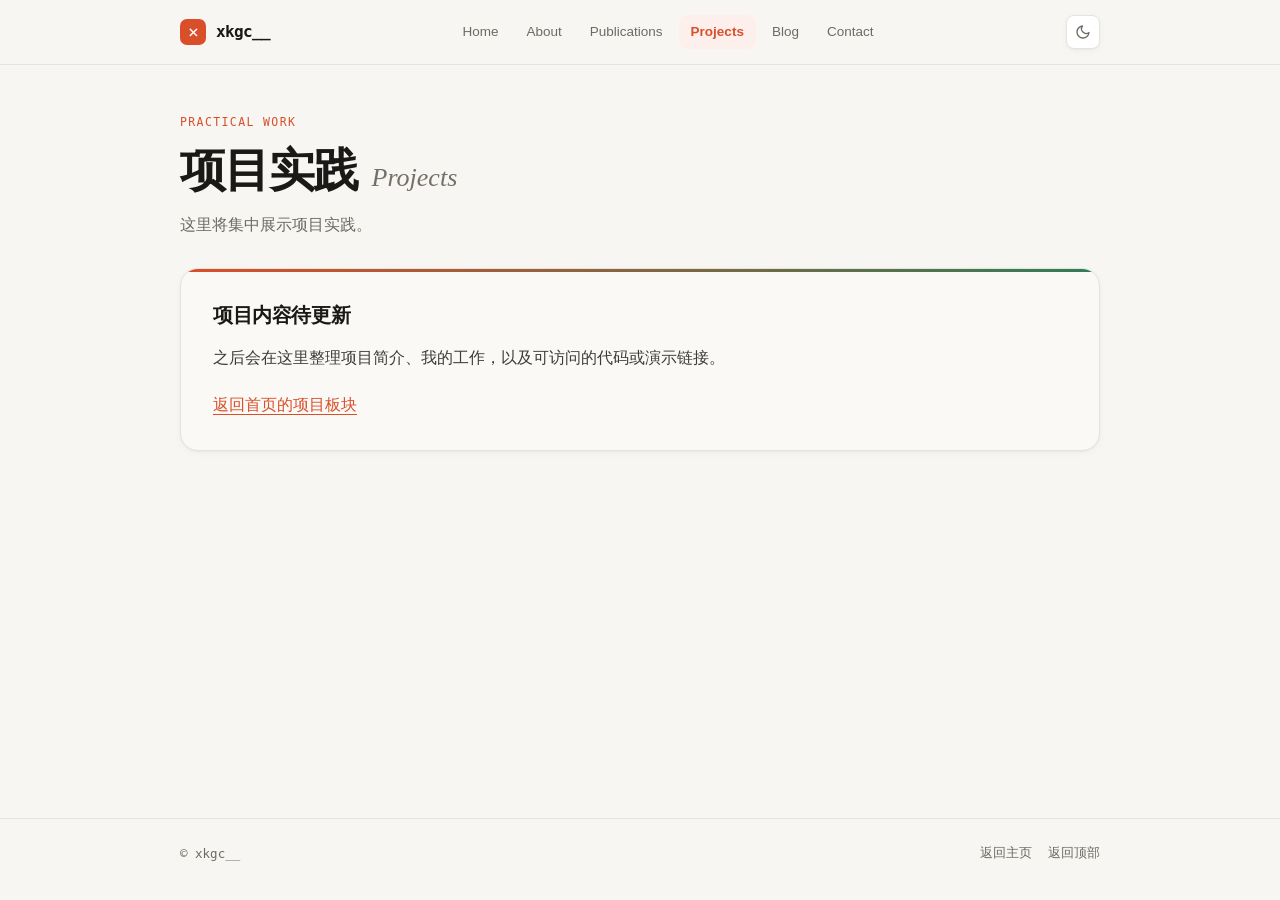
<file: site/projects.html>
<!doctype html>
<html lang="zh-CN">
  <head>
    <meta charset="utf-8">
    <meta name="viewport" content="width=device-width, initial-scale=1">
    <meta name="description" content="xkgc__ 的项目实践页面。">
    <meta name="theme-color" content="#F7F6F2">
    <title>Projects · xkgc__</title>
    <link rel="icon" href="data:image/svg+xml,%3Csvg xmlns='http://www.w3.org/2000/svg' viewBox='0 0 64 64'%3E%3Crect width='64' height='64' rx='18' fill='%23D94F2A'/%3E%3Cpath d='m20 20 24 24m0-24L20 44' stroke='white' stroke-width='7' stroke-linecap='round'/%3E%3C/svg%3E">
    <link rel="stylesheet" href="./base.css">
    <link rel="stylesheet" href="./editorial.css">
    <link rel="stylesheet" href="./collection-pages.css">
    <link rel="stylesheet" href="./dark-theme.css">
    <script defer src="./theme.js"></script>
  </head>
  <body id="top">
    <a class="skip-link" href="#main">跳到主要内容</a>
  <header class="topbar">
    <div class="container topbar-inner">
      <a href="./index.html" class="brand" aria-label="xkgc__ 返回主页">
        <span class="brand-mark" aria-hidden="true">×</span>
        <span>xkgc__</span>
      </a>

      <nav class="nav-links" aria-label="主导航">
        <a class="nav-link" href="./index.html">Home</a>
        <a class="nav-link" href="./about.html">About</a>
        <a class="nav-link" href="./publications.html">Publications</a>
        <a class="nav-link" href="./projects.html" aria-current="page">Projects</a>
        <a class="nav-link" href="./blog.html">Blog</a>
        <a class="nav-link" href="./index.html#contact">Contact</a>
      </nav>

      <div class="topbar-tools">
        <button type="button" class="tool-btn icon-only theme-toggle" id="theme-toggle-btn" aria-label="切换明暗主题" title="切换明暗主题"></button>
      </div>
    </div>
  </header>
    <main class="container" id="main">
      <section class="page-intro" aria-labelledby="page-title">
        <p class="eyebrow">PRACTICAL WORK</p>
        <div class="hero-title-row">
          <h1 class="page-title" id="page-title">项目实践</h1>
          <span class="page-title-sub serif-italic" lang="en">Projects</span>
        </div>
        <p class="page-lead">这里将集中展示项目实践。</p>
      </section>
      <section class="placeholder" aria-labelledby="projects-placeholder-title">
          <h2 id="projects-placeholder-title">项目内容待更新</h2>
          <p>之后会在这里整理项目简介、我的工作，以及可访问的代码或演示链接。</p>
        <a class="back-link" href="./index.html#projects">返回首页的项目板块</a>
      </section>
    </main>
  <footer class="site-footer"><div class="container footer-inner">
    <span class="mono">© xkgc__</span>
    <div class="footer-links"><a class="footer-link" href="./index.html">返回主页</a><a class="footer-link" href="#top">返回顶部</a></div>
  </div></footer>
  </body>
</html>
</file>
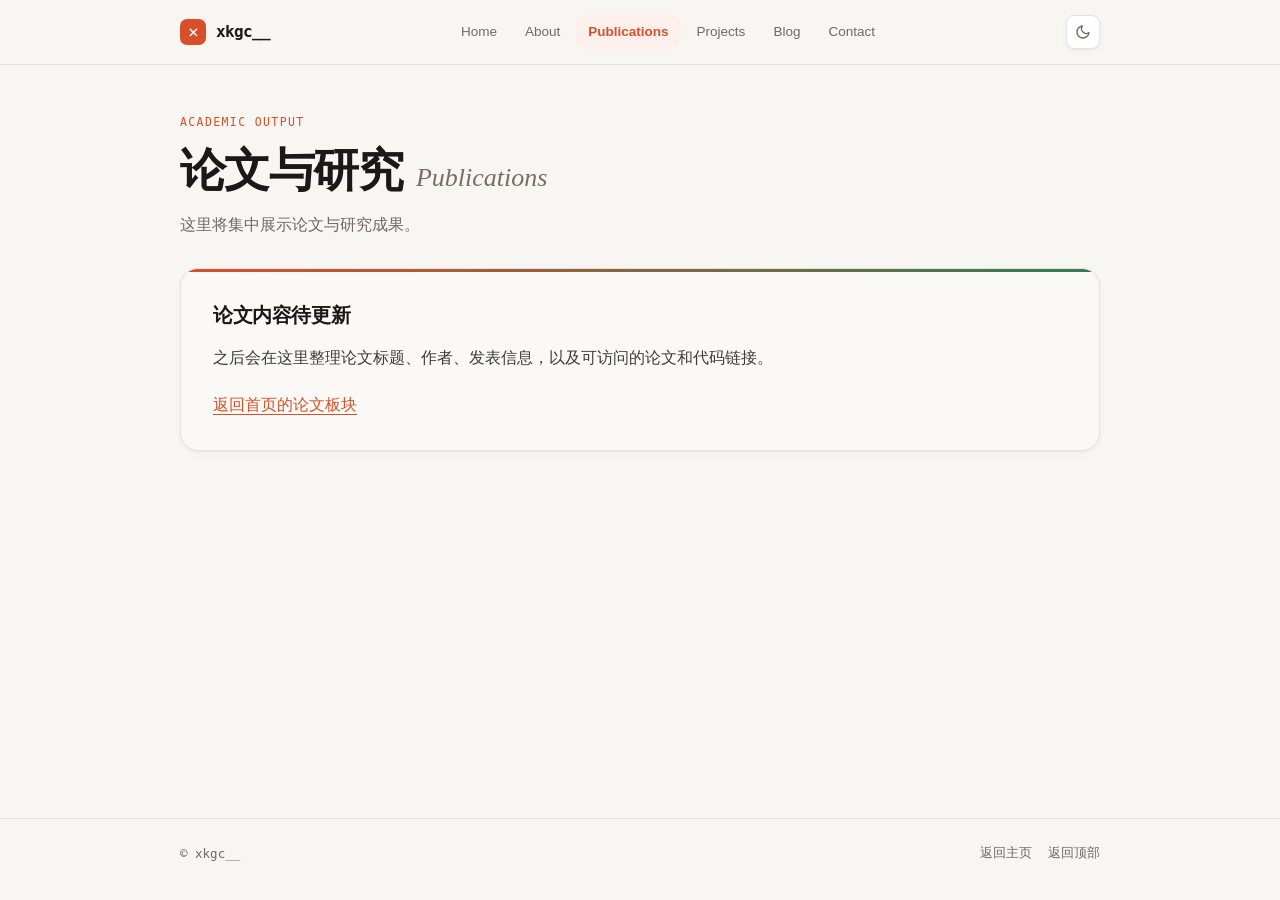
<file: site/publications.html>
<!doctype html>
<html lang="zh-CN">
  <head>
    <meta charset="utf-8">
    <meta name="viewport" content="width=device-width, initial-scale=1">
    <meta name="description" content="xkgc__ 的论文与研究成果页面。">
    <meta name="theme-color" content="#F7F6F2">
    <title>Publications · xkgc__</title>
    <link rel="icon" href="data:image/svg+xml,%3Csvg xmlns='http://www.w3.org/2000/svg' viewBox='0 0 64 64'%3E%3Crect width='64' height='64' rx='18' fill='%23D94F2A'/%3E%3Cpath d='m20 20 24 24m0-24L20 44' stroke='white' stroke-width='7' stroke-linecap='round'/%3E%3C/svg%3E">
    <link rel="stylesheet" href="./base.css">
    <link rel="stylesheet" href="./editorial.css">
    <link rel="stylesheet" href="./collection-pages.css">
    <link rel="stylesheet" href="./dark-theme.css">
    <script defer src="./theme.js"></script>
  </head>
  <body id="top">
    <a class="skip-link" href="#main">跳到主要内容</a>
  <header class="topbar">
    <div class="container topbar-inner">
      <a href="./index.html" class="brand" aria-label="xkgc__ 返回主页">
        <span class="brand-mark" aria-hidden="true">×</span>
        <span>xkgc__</span>
      </a>

      <nav class="nav-links" aria-label="主导航">
        <a class="nav-link" href="./index.html">Home</a>
        <a class="nav-link" href="./about.html">About</a>
        <a class="nav-link" href="./publications.html" aria-current="page">Publications</a>
        <a class="nav-link" href="./projects.html">Projects</a>
        <a class="nav-link" href="./blog.html">Blog</a>
        <a class="nav-link" href="./index.html#contact">Contact</a>
      </nav>

      <div class="topbar-tools">
        <button type="button" class="tool-btn icon-only theme-toggle" id="theme-toggle-btn" aria-label="切换明暗主题" title="切换明暗主题"></button>
      </div>
    </div>
  </header>
    <main class="container" id="main">
      <section class="page-intro" aria-labelledby="page-title">
        <p class="eyebrow">ACADEMIC OUTPUT</p>
        <div class="hero-title-row">
          <h1 class="page-title" id="page-title">论文与研究</h1>
          <span class="page-title-sub serif-italic" lang="en">Publications</span>
        </div>
        <p class="page-lead">这里将集中展示论文与研究成果。</p>
      </section>
      <section class="placeholder" aria-labelledby="publications-placeholder-title">
          <h2 id="publications-placeholder-title">论文内容待更新</h2>
          <p>之后会在这里整理论文标题、作者、发表信息，以及可访问的论文和代码链接。</p>
        <a class="back-link" href="./index.html#publications">返回首页的论文板块</a>
      </section>
    </main>
  <footer class="site-footer"><div class="container footer-inner">
    <span class="mono">© xkgc__</span>
    <div class="footer-links"><a class="footer-link" href="./index.html">返回主页</a><a class="footer-link" href="#top">返回顶部</a></div>
  </div></footer>
  </body>
</html>
</file>
<file: site/base.css>
/* Shared theme defaults, typography, and page chrome. */
:root {
  color-scheme: light;
  --page-motion: 260ms;
  --nav-gap: 4px;
  --bg-page: #F7F6F2;
  --bg-card: #FFFFFF;
  --bg-card-soft: #FAF9F5;
  --bg-tint: #EFECE6;
  --bg-glass: rgba(247, 246, 242, 0.84);

  --ink: #1A1918;
  --ink-secondary: #3E3C38;
  --muted: #6E6A63;
  --muted-soft: #746f67;

  --border: #E6E3DC;
  --border-strong: #D4CFC5;

  --accent: #D94F2A;
  --accent-soft: #FDF0EC;
  --accent-border: rgba(217, 79, 42, 0.28);

  --sage: #2F7D57;
  --sage-soft: rgba(47, 125, 87, 0.11);

  --code-bg: #F2EFE9;

  --shadow-sm: 0 2px 8px rgba(26, 25, 24, 0.03), 0 1px 2px rgba(26, 25, 24, 0.04);
  --shadow-md: 0 12px 30px -12px rgba(26, 25, 24, 0.1), 0 2px 6px rgba(26, 25, 24, 0.04);
  --shadow-lg: 0 28px 60px -16px rgba(26, 25, 24, 0.24);

  --font-sans: -apple-system, BlinkMacSystemFont, "PingFang SC", "Hiragino Sans GB", "Noto Sans SC", "Microsoft YaHei", sans-serif;
  --font-serif: Georgia, "Songti SC", "Noto Serif SC", serif;
  --font-mono: ui-monospace, "SFMono-Regular", Menlo, Consolas, monospace;

  --radius-sm: 8px;
  --radius-md: 12px;
  --radius-lg: 18px;
  --radius-full: 9999px;

  --ease: cubic-bezier(0.22, 1, 0.36, 1);
}

*, *::before, *::after {
  box-sizing: border-box;
}

html {
  scroll-behavior: smooth;
  scroll-padding-top: 80px;
  -webkit-text-size-adjust: 100%;
}

body {
  margin: 0;
  background-color: var(--bg-page);
  color: var(--ink);
  font-family: var(--font-sans);
  line-height: 1.7;
  -webkit-font-smoothing: antialiased;
  -moz-osx-font-smoothing: grayscale;
  transition: background-color var(--page-motion) var(--ease), color var(--page-motion) var(--ease);
}

::selection {
  background: var(--accent-soft);
  color: var(--accent);
}

a {
  color: inherit;
  text-decoration: none;
}

button, input {
  font: inherit;
  color: inherit;
}

button {
  background: transparent;
  border: none;
  padding: 0;
  cursor: pointer;
  -webkit-tap-highlight-color: transparent;
}

button:disabled {
  cursor: not-allowed;
  opacity: 0.45;
}

a:focus-visible, button:focus-visible, input:focus-visible {
  outline: 2px solid var(--accent);
  outline-offset: 3px;
}

svg {
  display: block;
  flex-shrink: 0;
}

.mono {
  font-family: var(--font-mono);
  font-variant-numeric: tabular-nums;
}

.serif-italic {
  font-family: var(--font-serif);
  font-style: italic;
}

.skip-link {
  position: absolute;
  left: 16px;
  top: -80px;
  z-index: 100;
  padding: 10px 16px;
  background: var(--ink);
  color: var(--bg-page);
  border-radius: var(--radius-sm);
  font-size: 13px;
  font-weight: 600;
}

.topbar {
  position: sticky;
  top: 0;
  z-index: 40;
  background: var(--bg-glass);
  backdrop-filter: blur(16px);
  -webkit-backdrop-filter: blur(16px);
  border-bottom: 1px solid var(--border);
  transition: background-color var(--page-motion) var(--ease), border-color var(--page-motion) var(--ease);
}

.topbar-inner {
  min-height: 64px;
  display: flex;
  align-items: center;
  justify-content: space-between;
  gap: 16px;
}

.nav-links {
  display: flex;
  align-items: center;
  gap: var(--nav-gap);
}

.nav-link {
  padding: 6px 12px;
  border-radius: var(--radius-sm);
  font-size: 13.5px;
  color: var(--muted);
  transition: color 180ms var(--ease), background-color 180ms var(--ease);
  white-space: nowrap;
}

.nav-link:hover {
  color: var(--ink);
  background: var(--bg-tint);
}

.nav-link[aria-current="page"] {
  color: var(--accent);
  background: var(--accent-soft);
  font-weight: 600;
}

.footer-inner {
  display: flex;
  flex-wrap: wrap;
  align-items: center;
  justify-content: space-between;
  gap: 14px;
}

.skip-link:focus { top: 16px; }

[hidden] { display: none !important; }

/* Theme icons share the color of their button. */
.theme-toggle::before {
  content: "";
  display: block;
  width: 16px;
  height: 16px;
  background-color: currentColor;
  mask: url("data:image/svg+xml,%3Csvg xmlns%3D%22http%3A//www.w3.org/2000/svg%22 width%3D%2216%22 height%3D%2216%22 viewBox%3D%220 0 24 24%22 fill%3D%22none%22 stroke%3D%22black%22 stroke-width%3D%222%22 stroke-linecap%3D%22round%22 stroke-linejoin%3D%22round%22%3E%3Cpath d%3D%22M21 12.79A9 9 0 1 1 11.21 3 7 7 0 0 0 21 12.79z%22%3E%3C/path%3E%3C/svg%3E") center / contain no-repeat;
}

[data-theme="dark"] .theme-toggle::before {
  mask-image: url("data:image/svg+xml,%3Csvg xmlns%3D%22http%3A//www.w3.org/2000/svg%22 width%3D%2216%22 height%3D%2216%22 viewBox%3D%220 0 24 24%22 fill%3D%22none%22 stroke%3D%22black%22 stroke-width%3D%222%22 stroke-linecap%3D%22round%22 stroke-linejoin%3D%22round%22%3E%3Ccircle cx%3D%2212%22 cy%3D%2212%22 r%3D%225%22%3E%3C/circle%3E%3Cline x1%3D%2212%22 y1%3D%221%22 x2%3D%2212%22 y2%3D%223%22%3E%3C/line%3E%3Cline x1%3D%2212%22 y1%3D%2221%22 x2%3D%2212%22 y2%3D%2223%22%3E%3C/line%3E%3Cline x1%3D%224.22%22 y1%3D%224.22%22 x2%3D%225.64%22 y2%3D%225.64%22%3E%3C/line%3E%3Cline x1%3D%2218.36%22 y1%3D%2218.36%22 x2%3D%2219.78%22 y2%3D%2219.78%22%3E%3C/line%3E%3Cline x1%3D%221%22 y1%3D%2212%22 x2%3D%223%22 y2%3D%2212%22%3E%3C/line%3E%3Cline x1%3D%2221%22 y1%3D%2212%22 x2%3D%2223%22 y2%3D%2212%22%3E%3C/line%3E%3Cline x1%3D%224.22%22 y1%3D%2219.78%22 x2%3D%225.64%22 y2%3D%2218.36%22%3E%3C/line%3E%3Cline x1%3D%2218.36%22 y1%3D%225.64%22 x2%3D%2219.78%22 y2%3D%224.22%22%3E%3C/line%3E%3C/svg%3E");
}
</file>
<file: site/editorial.css>
body {
  min-height: 100svh;
  display: flex;
  flex-direction: column;
}

/* 黄金阅读宽度容器 */
.container {
  width: min(920px, calc(100% - 48px));
  margin-inline: auto;
}

/* ==========================================================================
   3. 顶部吸顶玻璃导航栏
   ========================================================================== */

.brand {
  display: inline-flex;
  align-items: center;
  gap: 10px;
  font-family: var(--font-mono);
  font-size: 16px;
  font-weight: 700;
  letter-spacing: -0.04em;
}

.brand-mark {
  width: 26px;
  height: 26px;
  border-radius: 7px;
  background: var(--accent);
  color: #FFFFFF;
  display: grid;
  place-items: center;
  font-size: 18px;
  font-weight: 500;
  line-height: 1;
  transition: transform 200ms var(--ease);
}

.brand:hover .brand-mark {
  transform: rotate(-8deg) scale(1.05);
}

.topbar-tools {
  display: flex;
  align-items: center;
  gap: 8px;
}

.tool-btn {
  height: 34px;
  padding: 0 10px;
  border-radius: var(--radius-sm);
  background: var(--bg-card);
  border: 1px solid var(--border);
  color: var(--muted);
  display: inline-flex;
  align-items: center;
  justify-content: center;
  gap: 6px;
  font-size: 12.5px;
  box-shadow: var(--shadow-sm);
  transition: border-color 180ms var(--ease), color 180ms var(--ease), transform 180ms var(--ease);
}

.tool-btn:hover {
  border-color: var(--border-strong);
  color: var(--ink);
  transform: translateY(-1px);
}

.tool-btn.icon-only {
  width: 34px;
  padding: 0;
}

.kbd-cap {
  font-family: var(--font-mono);
  font-size: 11px;
  line-height: 1;
  padding: 3px 6px;
  border-radius: 5px;
  background: var(--bg-tint);
  border: 1px solid var(--border);
  color: var(--ink-secondary);
}

/* ==========================================================================
   4. 页面标题
   ========================================================================== */
main {
  flex: 1;
  padding-bottom: 72px;
}

.page-intro {
  padding: 48px 0 30px;
}

.eyebrow {
  margin: 0 0 10px;
  font-family: var(--font-mono);
  font-size: 11.5px;
  letter-spacing: 0.12em;
  color: var(--accent);
  text-transform: uppercase;
}

.hero-title-row {
  display: flex;
  flex-wrap: wrap;
  align-items: baseline;
  gap: 14px;
}

.page-title {
  margin: 0;
  font-size: clamp(34px, 5vw, 46px);
  line-height: 1.18;
  letter-spacing: -0.035em;
  font-weight: 800;
}

.page-title-sub {
  font-size: clamp(20px, 2.8vw, 26px);
  color: var(--muted-soft);
  font-weight: 400;
}

.page-lead {
  margin: 12px 0 0;
  font-size: 15.5px;
  color: var(--muted);
  max-width: 560px;
}

/* ==========================================================================
   8. 轻量页脚 (Footer)
   ========================================================================== */
.site-footer {
  border-top: 1px solid var(--border);
  padding: 24px 0 36px;
  font-size: 12.5px;
  color: var(--muted);
}

.footer-links {
  display: flex;
  align-items: center;
  gap: 16px;
}

.footer-link {
  display: inline-flex;
  align-items: center;
  gap: 4px;
  color: var(--muted);
  transition: color 180ms var(--ease);
}

.footer-link:hover {
  color: var(--accent);
}

@media (max-width: 720px) {
  .container {
    width: calc(100% - 32px);
  }

  .topbar-inner {
    flex-wrap: wrap;
    padding: 10px 0;
    gap: 8px;
  }

  .nav-links {
    order: 3;
    width: 100%;
    overflow-x: auto;
    padding-top: 8px;
    border-top: 1px solid var(--border);
    scrollbar-width: none;
    flex-wrap: wrap;
    justify-content: space-between;
  }

  .nav-link { padding: 4px; }

  .nav-links::-webkit-scrollbar {
    display: none;
  }

  .page-intro {
    padding: 32px 0 22px;
  }

}

@media (prefers-reduced-motion: reduce) {
  html { scroll-behavior: auto; }
  *, *::before, *::after {
    transition-duration: 0.01ms !important;
  }
}

@media (max-width: 380px) {
  .nav-links { display: grid; grid-template-columns: repeat(3, minmax(0, 1fr)); }
}

[data-theme="dark"] .eyebrow { color: var(--muted); }
[data-theme="dark"] .brand-mark { color: var(--bg-page); }
</file>
<file: site/collection-pages.css>
.about-layout {
  display: grid;
  gap: 32px;
}

.about-block h2, .placeholder h2 {
  margin: 0 0 14px;
  color: var(--ink);
  font-size: 1.25rem;
  line-height: 1.4;
  letter-spacing: -.02em;
}

.about-block p, .placeholder p {
  margin: 0;
  color: var(--ink-secondary);
  line-height: 1.85;
}

.about-block:first-child, .placeholder {
  position: relative;
  padding: clamp(20px, 3vw, 32px);
  overflow: hidden;
  border: 1px solid var(--border);
  border-radius: var(--radius-lg);
  background: var(--bg-card-soft);
  box-shadow: var(--shadow-sm);
}

.about-block:first-child::before, .placeholder::before {
  content: "";
  position: absolute;
  inset: 0 0 auto;
  height: 3px;
  background: linear-gradient(90deg, var(--accent), var(--sage));
}

.interest-list, .edu-list {
  display: grid;
  gap: 12px;
  list-style: none;
  margin: 0;
  padding: 0;
}

.interest-list { grid-template-columns: repeat(3, minmax(0, 1fr)); }
.edu-list { grid-template-columns: repeat(2, minmax(0, 1fr)); }

.interest-list li, .edu-list li {
  padding: 18px 20px;
  border: 1px solid var(--border);
  border-radius: var(--radius-md);
  background: var(--bg-card);
  box-shadow: var(--shadow-sm);
}

.interest-list strong {
  display: block;
  margin-bottom: 8px;
  color: var(--accent);
  font: 600 .94rem/1.5 var(--font-mono);
}

.hobby-gallery {
  display: grid;
  grid-template-columns: repeat(auto-fit, minmax(220px, 1fr));
  gap: 1rem;
  margin-top: 1rem;
}

.hobby-gallery button {
  display: block;
  min-width: 0;
  padding: 0;
  overflow: hidden;
  border: 1px solid var(--border);
  border-radius: var(--radius-md);
  background: var(--bg-card);
  cursor: zoom-in;
}

.hobby-gallery img {
  display: block;
  width: 100%;
  aspect-ratio: 16 / 9;
  object-fit: cover;
  object-position: center;
}

@media (hover: hover) and (prefers-reduced-motion: no-preference) {
  .hobby-gallery button { transition: transform .18s ease; }
  .hobby-gallery button:hover { transform: translateY(-2px); }
}

.about-block .hobby-caption {
  margin-top: .5rem;
  color: var(--muted);
  font-size: .85rem;
}

.hobby-lightbox {
  position: fixed;
  inset: 0;
  box-sizing: border-box;
  width: 100%;
  height: 100%;
  max-width: none;
  max-height: none;
  margin: 0;
  padding: 4rem 1rem;
  border: 0;
  background: transparent;
}

.hobby-lightbox[open] { display: grid; place-items: center; }
.hobby-lightbox::backdrop { background: rgba(12, 12, 12, .86); }
html:has(.hobby-lightbox[open]) { overflow: hidden; }

.hobby-lightbox img {
  display: block;
  width: auto;
  height: auto;
  max-width: 100%;
  max-height: calc(100dvh - 8rem);
  object-fit: contain;
}

.hobby-lightbox-close {
  position: absolute;
  top: 1rem;
  right: 1rem;
  min-height: 44px;
  padding: 0 1rem;
  border: 1px solid var(--border);
  border-radius: var(--radius-md);
  background: var(--bg-card);
  color: var(--ink);
  font: inherit;
  cursor: pointer;
}

.edu-list li { display: flex; align-items: center; gap: 16px; }
.edu-logo { width: 52px; height: 52px; object-fit: cover; border-radius: 50%; }
.edu-info { display: grid; gap: 3px; }
.edu-period { color: var(--muted-soft); font: .8rem var(--font-mono); }
.edu-school { font-weight: 650; }
.edu-degree, .internship-placeholder p { color: var(--muted); font-size: .9rem; }
.internship-placeholder {
  padding: 18px 20px;
  border: 1px dashed var(--border-strong);
  border-radius: var(--radius-md);
}
.internship-status { font-weight: 600; }
.placeholder .back-link {
  display: inline-block;
  margin-top: 18px;
  color: var(--accent);
  text-decoration: underline;
  text-underline-offset: 4px;
}
@media (max-width: 720px) {
  .about-layout { gap: 24px; }
  .interest-list, .edu-list { grid-template-columns: 1fr; }
}

[data-theme="dark"] .interest-list strong { color: var(--heading); }
</file>
<file: site/dark-theme.css>
:root[data-theme="dark"] {
  color-scheme: dark;
  --bg-page: #1c1b19;
  --bg-card: #262421;
  --bg-card-soft: var(--bg-card);
  --bg-elevated: #302d29;
  --bg-tint: #302d29;
  --bg-glass: rgba(28, 27, 25, .96);
  --code-bg: #24221f;

  --heading: #f0eae0;
  --ink: #e5dfd5;
  --ink-secondary: #dad3c9;
  --muted: #b2aba1;
  --muted-soft: var(--muted);
  --border: #393631;
  --border-strong: #514b43;
  --quote-rule: #625b51;

  --accent: #df977a;
  --accent-soft: #3a2d27;
  --accent-border: #926953;
  --sage: #89a58b;
  --sage-soft: rgba(137, 165, 139, .12);
  --shadow-sm: 0 1px 3px rgba(0, 0, 0, .12);
  --shadow-md: 0 8px 20px -12px rgba(0, 0, 0, .32);
  --shadow-lg: 0 20px 54px -16px rgba(0, 0, 0, .48);
}

[data-theme="dark"] :is(h1, h2, h3, h4) { color: var(--heading); }
</file>
